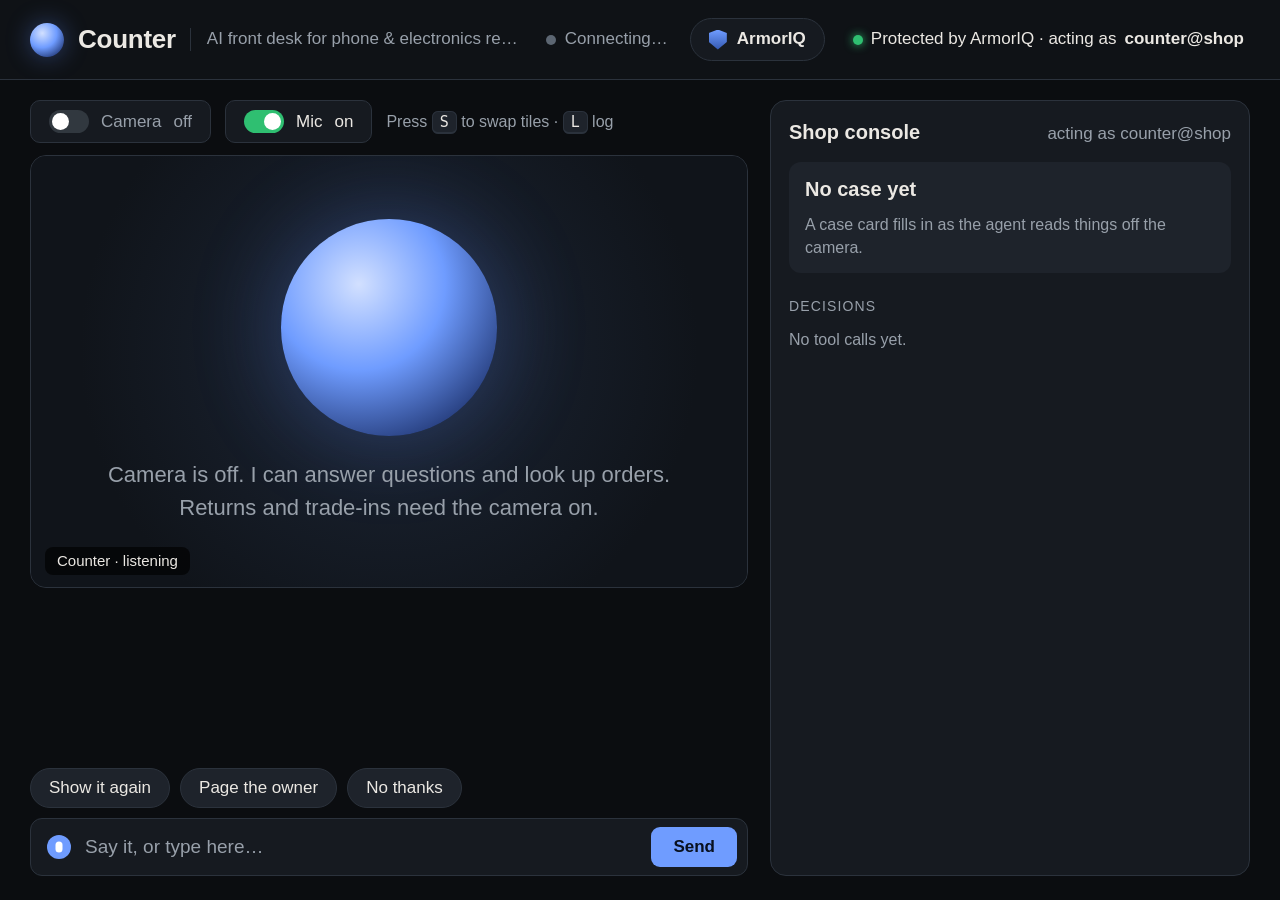
<file: web/index.html>
<!doctype html>
<html lang="en">
<head>
<meta charset="utf-8">
<title>Counter · call</title>
<meta name="viewport" content="width=device-width, initial-scale=1">
<link rel="stylesheet" href="style.css">
</head>
<body class="call-page">

<header class="topbar">
  <div class="brand">
    <span class="brand-orb"></span>
    <span class="brand-name">Counter</span>
    <span class="brand-sub">AI front desk for phone &amp; electronics repair</span>
  </div>
  <div class="topbar-right">
    <span class="status" id="connState"><i class="dot"></i><span id="connText">Connecting…</span></span>
    <span class="badge-armoriq"><i class="shield"></i><b>ArmorIQ</b></span>
    <span class="badge-armoriq" style="border:0;background:transparent;padding:0 6px">
      <span class="status live" style="gap:8px"><i class="dot"></i>
      Protected by ArmorIQ · acting as <b id="whoLabel" style="font-weight:600">counter@shop</b></span>
    </span>
  </div>
</header>

<main class="call">
  <section class="stage">
    <div class="controls">
      <button class="ctl" id="camBtn" title="Camera (C)"><i class="sw"></i>Camera <span id="camState">off</span></button>
      <button class="ctl on" id="micBtn" title="Mic (M)"><i class="sw"></i>Mic <span id="micState">on</span></button>
      <span class="hint">Press <kbd>S</kbd> to swap tiles · <kbd>L</kbd> log</span>
      <span class="mock-tag" id="mockTag" hidden>mock replay</span>
      <span class="hint" id="beatTag" hidden></span>
    </div>

    <div class="big cam-off" id="big">
      <div class="tile tile-camera" id="camTile">
        <video id="camVideo" autoplay playsinline muted></video>
        <canvas id="mockCanvas" width="1280" height="720" hidden></canvas>
        <span class="tile-label" id="camLabel">You</span>
      </div>
      <div class="tile tile-agent" id="agentTile">
        <div class="agent-inner">
          <div class="orb"></div>
          <div class="cam-note" id="camNote">Camera is off. I can answer questions and look up orders.
            Returns and trade-ins need the camera on.</div>
        </div>
        <span class="tile-label" id="agentLabel">Counter · listening</span>
      </div>
      <div class="prompt" id="stagePrompt" hidden></div>
      <div class="guide"></div>
      <div class="snap" id="snapThumb" hidden><img id="snapImg" alt="captured still"><span>captured</span></div>
      <div class="waiting" id="waitCard" hidden><span class="dot"></span><span id="waitText"></span></div>
    </div>

    <div class="talk">
      <div class="transcript" id="transcript"></div>
      <div class="chips" id="chips">
        <button data-say="Show me again, please.">Show it again</button>
        <button data-say="Can you page the owner, please?">Page the owner</button>
        <button data-say="No thanks, that's all.">No thanks</button>
      </div>
      <form class="textbar" id="textForm">
        <i class="mic" id="micDot"></i>
        <input id="textInput" autocomplete="off" spellcheck="false" placeholder="Say it, or type here…">
        <button class="send" type="submit">Send</button>
      </form>
    </div>
  </section>

  <aside class="console">
    <div class="chead"><b>Shop console</b><span id="consoleWho">acting as counter@shop</span></div>
    <div class="case" id="caseCard">
      <h3>No case yet</h3>
      <div class="empty">A case card fills in as the agent reads things off the camera.</div>
    </div>
    <div class="rail" id="rail">
      <div class="rhead"><span>Decisions</span><span id="railTotal"></span></div>
      <div class="empty" id="railEmpty">No tool calls yet.</div>
    </div>
  </aside>
</main>

<div class="log" id="logPanel" hidden>
  <div class="lhead"><span>page log</span><button id="logClear" type="button">clear</button></div>
  <div class="lbody" id="logBody"></div>
</div>

<div class="login" id="ownerLogin" hidden>
  <h1>Owner session</h1>
  <p>This call runs as the owner identity. Enter the console password.</p>
  <input id="ownerPw" type="password" placeholder="Password" autocomplete="current-password">
  <button id="ownerGo" type="button">Start owner call</button>
  <div class="err" id="ownerErr"></div>
</div>

<script type="module" src="app.js"></script>
</body>
</html>
</file>
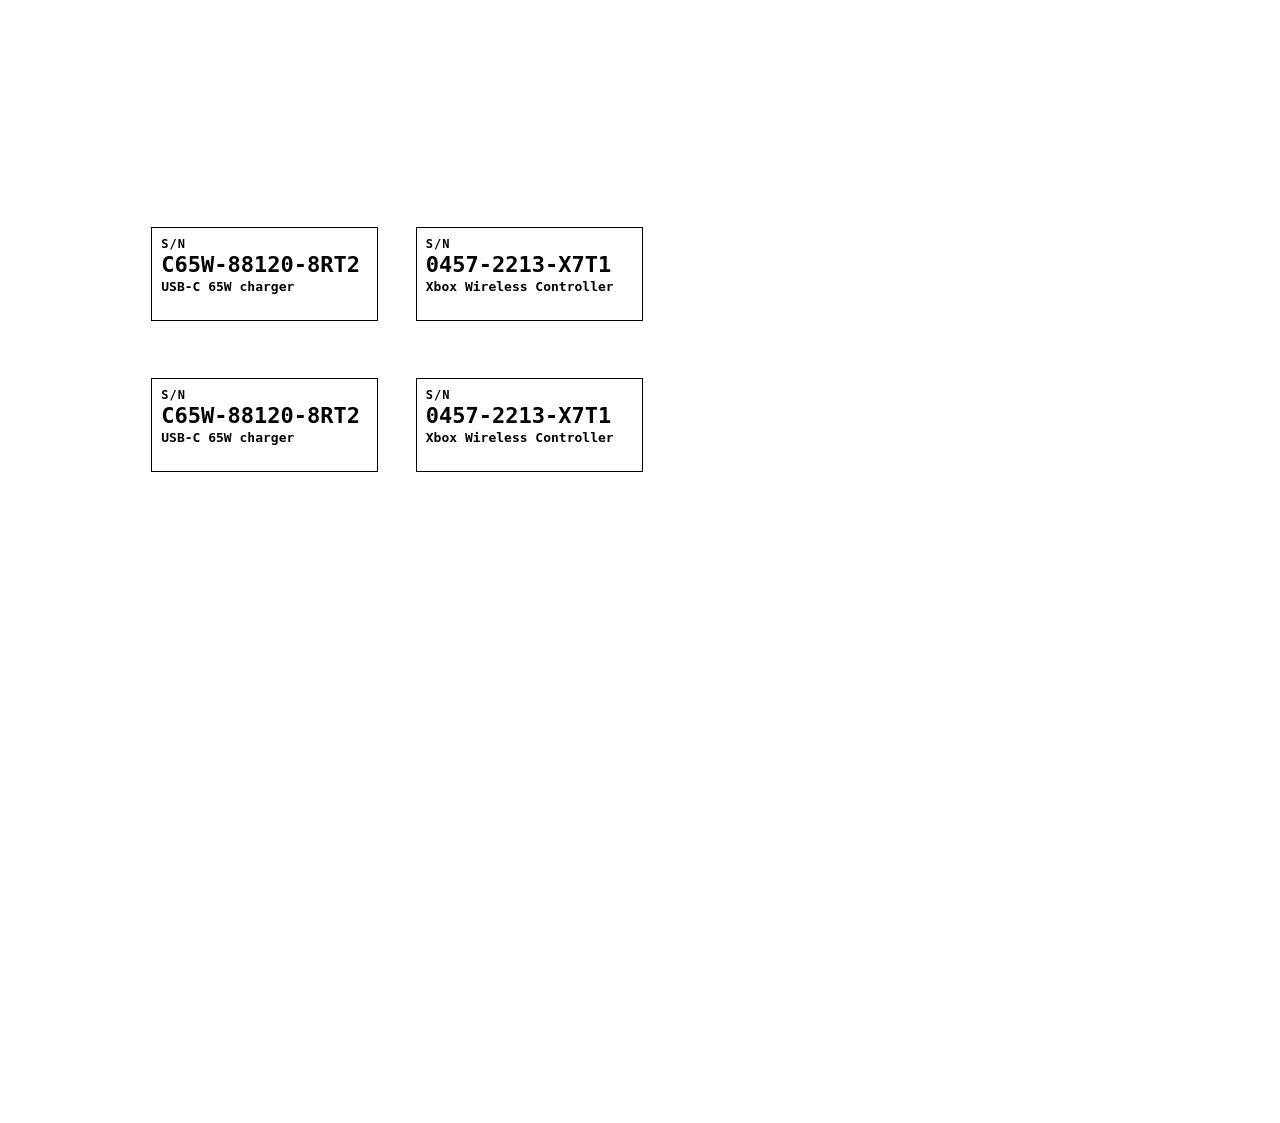
<file: props/labels.html>
<!doctype html>
<html lang="en">
<head>
<meta charset="utf-8">
<title>Counter prop labels</title>
<style>
  @page { size: A4 portrait; margin: 0; }
  * { box-sizing: border-box; }
  html, body { margin: 0; padding: 0; background: #fff; }
  .sheet { position: relative; width: 210mm; height: 297mm; background: #fff; }
  .label {
    position: absolute;
    width: 60mm;
    height: 25mm;
    padding: 2.5mm 2.4mm;
    background: #fff;
    color: #000;
    border: 0.5mm solid #000;
    overflow: hidden;
    font-family: "DejaVu Sans Mono", "Liberation Mono", "Courier New", monospace;
  }
  .sn { font-size: 12px; font-weight: 700; letter-spacing: 1px; }
  .serial { font-size: 22px; font-weight: 700; line-height: 1.15; margin-top: 1px; white-space: nowrap; }
  .item { font-size: 13px; font-weight: 700; margin-top: 1px; }
  /* two columns, two rows; column N is spinner + its spare */
  #lbl-charger          { left: 40mm; top: 60mm; }
  #lbl-controller       { left: 110mm; top: 60mm; }
  #lbl-charger-spare    { left: 40mm; top: 100mm; }
  #lbl-controller-spare { left: 110mm; top: 100mm; }
</style>
</head>
<body>
<div class="sheet">

  <div class="label" id="lbl-charger">
    <div class="sn">S/N</div>
    <div class="serial">C65W-88120-8RT2</div>
    <div class="item">USB-C 65W charger</div>
  </div>

  <div class="label" id="lbl-controller">
    <div class="sn">S/N</div>
    <div class="serial">0457-2213-X7T1</div>
    <div class="item">Xbox Wireless Controller</div>
  </div>

  <div class="label" id="lbl-charger-spare">
    <div class="sn">S/N</div>
    <div class="serial">C65W-88120-8RT2</div>
    <div class="item">USB-C 65W charger</div>
  </div>

  <div class="label" id="lbl-controller-spare">
    <div class="sn">S/N</div>
    <div class="serial">0457-2213-X7T1</div>
    <div class="item">Xbox Wireless Controller</div>
  </div>

</div>
</body>
</html>
</file>
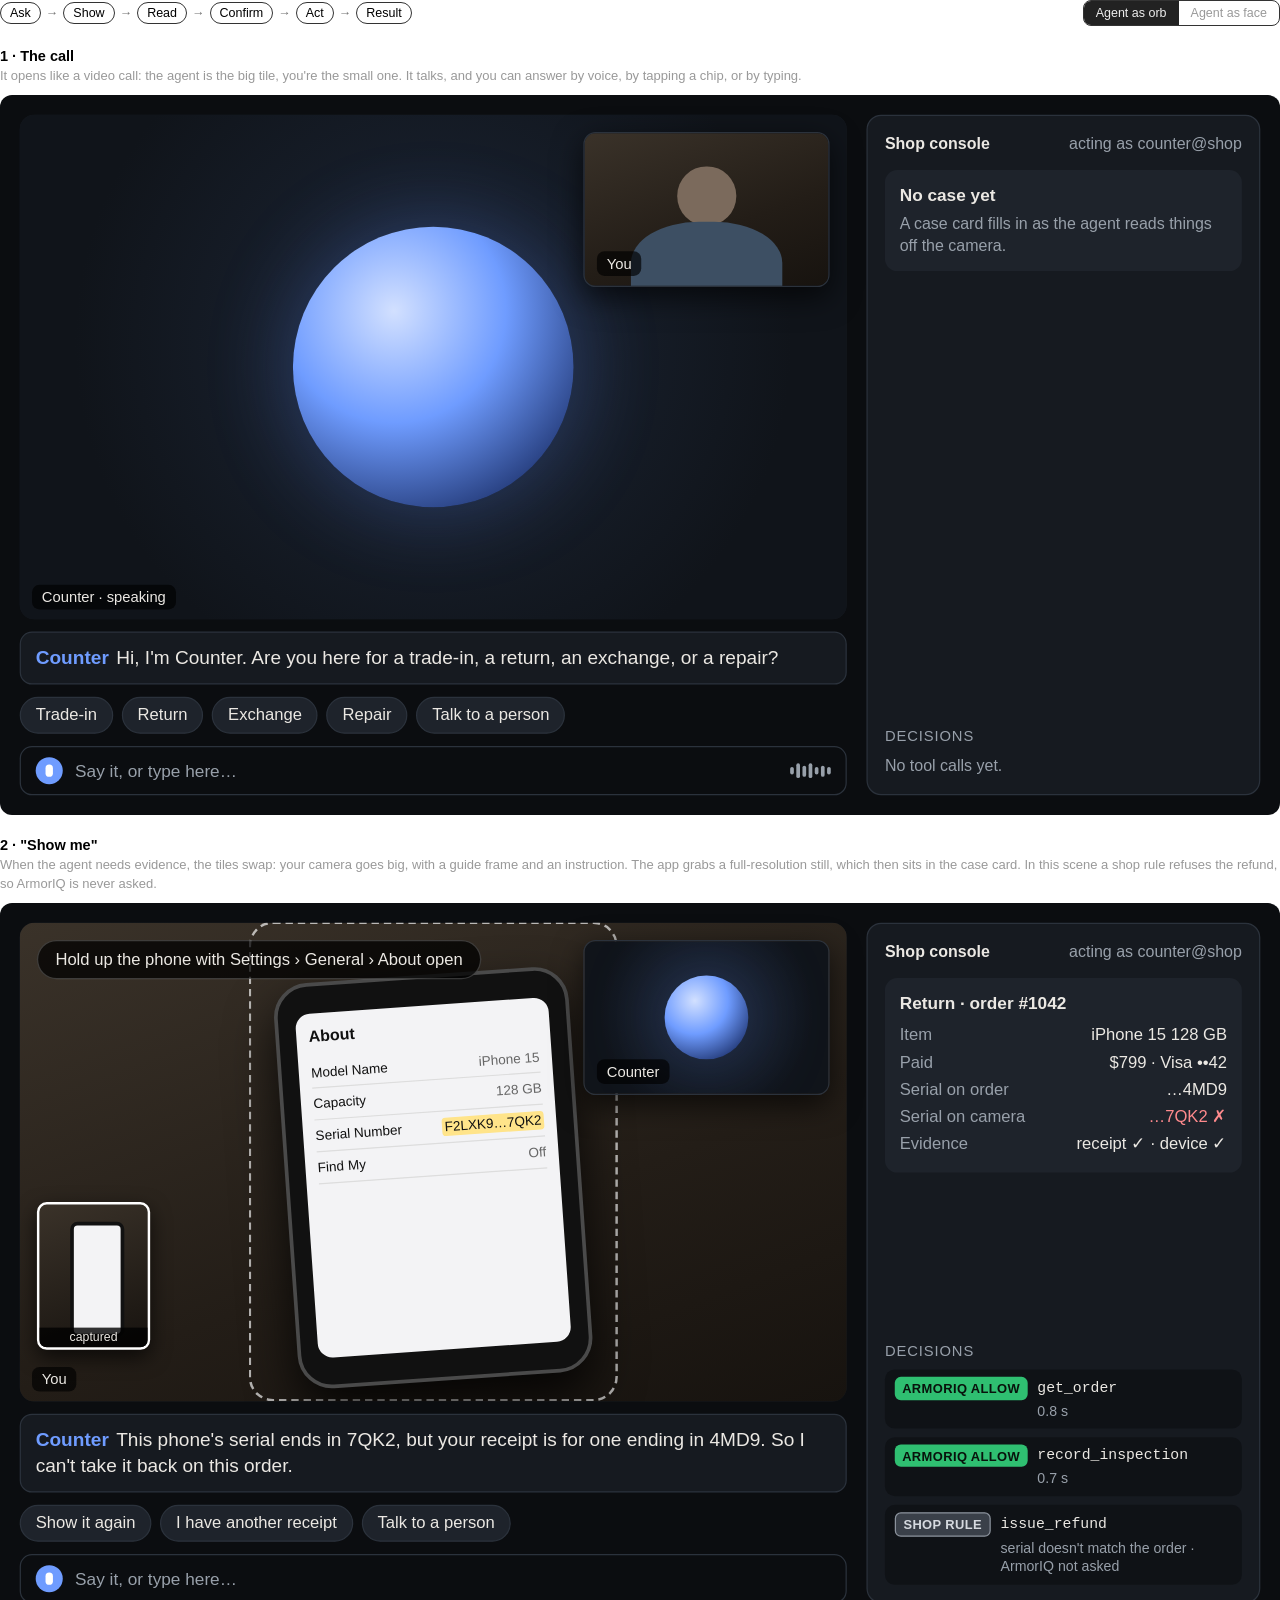
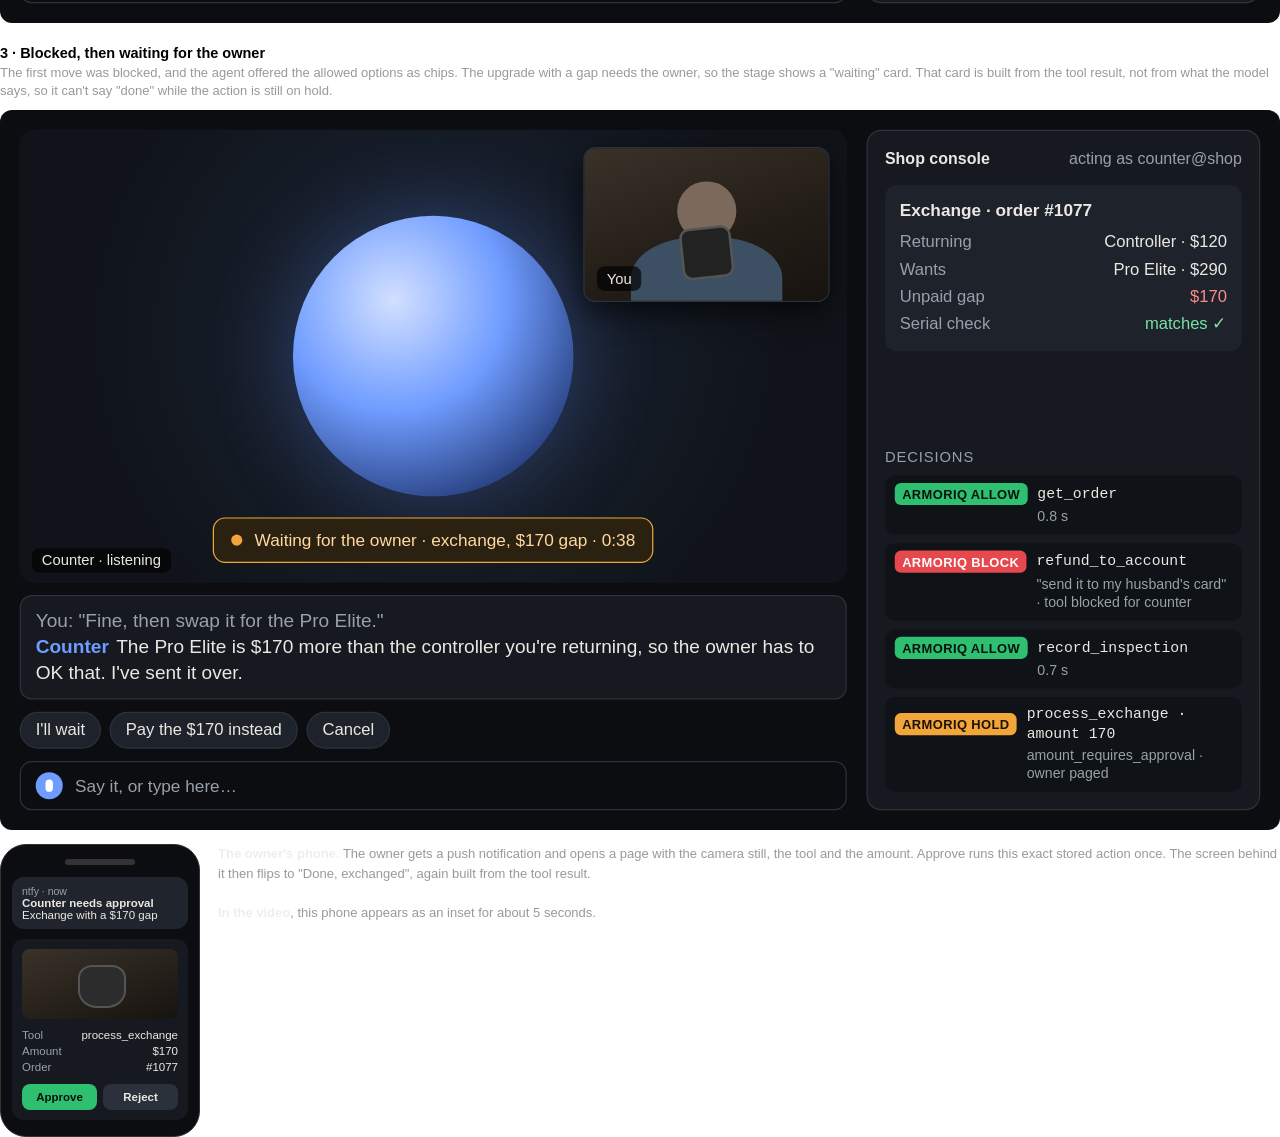
<file: reference/interface-sketch.html>
<!doctype html>
<html><head><meta charset="utf-8"><title>Counter: interface sketch</title>
<style>
:root{--s-bg:#0b0d10;--s-panel:#161a20;--s-panel2:#1e232b;--s-line:#2b323c;--s-text:#ebe8e3;--s-mute:#98a0aa;--allow:#2fbf71;--hold:#f0a63a;--block:#e5484d;--rule:#8b929c;--blue:#6f9cff}
*{box-sizing:border-box}
body{margin:0;font-family:var(--font-sans,-apple-system,BlinkMacSystemFont,"Segoe UI",sans-serif)}
.wrap{display:flex;flex-direction:column;gap:22px}
.top{display:flex;flex-wrap:wrap;gap:10px 18px;align-items:center;justify-content:space-between}
.loop{display:flex;gap:5px;align-items:center;flex-wrap:wrap;font-size:12.5px}
.loop span{border:1px solid var(--border,#333);padding:3px 9px;border-radius:999px}
.loop i{opacity:.55;font-style:normal}
.toggle{display:inline-flex;border:1px solid var(--border,#333);border-radius:8px;overflow:hidden;font-size:12.5px}
.toggle button{background:transparent;color:var(--muted-foreground,#999);border:0;padding:5px 12px;font:inherit;cursor:pointer}
.toggle button.on{background:var(--secondary,#222);color:var(--foreground,#eee)}
.scene h2{font-size:14.5px;margin:0 0 3px}
.scene p{margin:0 0 9px;font-size:13px;color:var(--muted-foreground,#999);line-height:1.45}
.fit{position:relative;width:100%;overflow:hidden;border-radius:var(--radius,12px)}
.screen{position:absolute;left:0;top:0;transform-origin:0 0;width:1040px;height:585px;background:var(--s-bg);color:var(--s-text);display:grid;grid-template-columns:1fr 320px;font-size:15px;line-height:1.35;padding:16px;gap:16px}
.stage{position:relative;display:flex;flex-direction:column;gap:10px;min-width:0}
.big{position:relative;flex:1;border-radius:12px;overflow:hidden;background:var(--s-panel)}
.pip{position:absolute;right:14px;top:14px;width:200px;height:126px;border-radius:10px;overflow:hidden;border:1px solid var(--s-line);box-shadow:0 8px 24px #000a;z-index:3}
.label{position:absolute;left:10px;bottom:8px;font-size:12px;background:#000a;padding:2px 8px;border-radius:6px;z-index:2}
/* agent tile */
.agent{position:absolute;inset:0;display:grid;place-items:center;background:radial-gradient(circle at 50% 45%,#1c2637,#10141a 72%)}
.orb{width:34%;aspect-ratio:1;border-radius:50%;background:radial-gradient(circle at 36% 30%,#d2e0ff,#6f9cff 42%,#2b4486 78%);box-shadow:0 0 70px #5a85ee55;animation:talk .8s ease-in-out infinite}
.orb::after{content:"";position:absolute}
.quiet .orb{animation:breathe 3.2s ease-in-out infinite}
@keyframes talk{0%,100%{transform:scale(1)}25%{transform:scale(1.07)}55%{transform:scale(.96)}80%{transform:scale(1.04)}}
@keyframes breathe{0%,100%{transform:scale(.97);opacity:.85}50%{transform:scale(1.02);opacity:1}}
.facesvg{width:40%;display:none}
.face .facesvg{display:block}.face .orb{display:none}
.mouth{transform-box:fill-box;transform-origin:center;animation:mouth .32s ease-in-out infinite alternate}
.quiet .mouth{animation:none;transform:scaleY(.35)}
@keyframes mouth{from{transform:scaleY(.3)}to{transform:scaleY(1)}}
.eyes{transform-box:fill-box;transform-origin:center;animation:blink 4s infinite}
@keyframes blink{0%,94%,100%{transform:scaleY(1)}96%{transform:scaleY(.1)}}
/* camera placeholders */
.cam{position:absolute;inset:0;background:linear-gradient(160deg,#3a3229,#231d17 60%,#17130f)}
.person .head{position:absolute;left:50%;top:22%;width:24%;aspect-ratio:1;transform:translateX(-50%);border-radius:50%;background:#7b6a5c}
.person .body{position:absolute;left:50%;top:58%;width:62%;height:60%;transform:translateX(-50%);border-radius:45% 45% 0 0;background:#3d4f63}
.held{position:absolute;left:50%;top:52%;width:21%;height:34%;transform:translate(-50%,0) rotate(-6deg);border-radius:8px;background:#222;border:2px solid #555}
.phonecam{position:absolute;left:50%;top:50%;width:240px;height:330px;transform:translate(-50%,-46%) rotate(-4deg);border-radius:28px;background:#111;border:3px solid #4a4a4a;padding:22px 14px;box-shadow:0 20px 40px #000c}
.phonecam .scr{background:#f3f3f5;color:#111;border-radius:12px;height:100%;padding:10px;font-size:11px}
.phonecam .scr b{display:block;font-size:13px;margin-bottom:8px}
.phonecam .r{display:flex;justify-content:space-between;border-bottom:1px solid #ddd;padding:5px 0}
.phonecam .r span:last-child{color:#666}
.hl{background:#ffe48a;color:#111!important;border-radius:3px;padding:0 2px}
.guide{position:absolute;left:50%;top:50%;width:300px;height:390px;transform:translate(-50%,-50%);border:2px dashed #ffffffaa;border-radius:20px}
.prompt{position:absolute;left:14px;top:14px;background:#000b;border:1px solid #fff3;padding:6px 14px;border-radius:999px;font-size:13.5px;white-space:nowrap;z-index:2}
.snap{position:absolute;left:14px;bottom:42px;width:92px;height:120px;border-radius:8px;border:2px solid #fff;background:linear-gradient(160deg,#3a3229,#17130f);overflow:hidden;box-shadow:0 6px 16px #000a}
.snap::before{content:"";position:absolute;left:28%;top:12%;width:44%;height:76%;background:#f3f3f5;border-radius:6px;border:3px solid #111}
.snap span{position:absolute;bottom:0;left:0;right:0;background:#000c;font-size:10px;text-align:center;padding:1px}
/* captions + inputs */
.caption{background:var(--s-panel);border:1px solid var(--s-line);border-radius:10px;padding:10px 12px;font-size:15.5px}
.caption b{color:var(--blue);margin-right:6px}
.caption .you{color:var(--s-mute)}
.chips{display:flex;gap:7px;flex-wrap:wrap}
.chips span{border:1px solid var(--s-line);background:var(--s-panel2);border-radius:999px;padding:5px 12px;font-size:13.5px}
.input{display:flex;align-items:center;gap:10px;border:1px solid var(--s-line);border-radius:10px;padding:8px 12px;color:var(--s-mute);font-size:14px}
.mic{width:22px;height:22px;border-radius:50%;background:var(--blue);display:grid;place-items:center;flex:none}
.mic::after{content:"";width:6px;height:10px;border-radius:3px;background:#fff}
.wave{margin-left:auto;display:flex;gap:2px;align-items:center}
.wave i{width:3px;background:var(--s-mute);border-radius:2px;height:6px}
.wave i:nth-child(2n){height:12px}.wave i:nth-child(3n){height:9px}
.waiting{position:absolute;left:50%;bottom:16px;transform:translateX(-50%);background:#2a2110;border:1px solid var(--hold);color:#ffd9a0;border-radius:10px;padding:8px 14px;font-size:14px;display:flex;gap:10px;align-items:center;z-index:2;white-space:nowrap}
.dot{width:9px;height:9px;border-radius:50%;background:var(--hold);animation:breathe 1.2s infinite}
/* console */
.console{background:var(--s-panel);border:1px solid var(--s-line);border-radius:12px;padding:14px;display:flex;flex-direction:column;gap:12px;min-width:0}
.chead{font-size:13px;color:var(--s-mute);display:flex;justify-content:space-between}
.chead b{color:var(--s-text)}
.case{background:var(--s-panel2);border-radius:10px;padding:11px 12px;font-size:13.5px}
.case h3{margin:0 0 6px;font-size:14px}
.kv{display:flex;justify-content:space-between;gap:8px;padding:2px 0}
.kv span:first-child{color:var(--s-mute)}
.bad{color:#ff8a8d}.ok{color:#7be0a6}
.empty{color:var(--s-mute);font-size:13px}
.rail{display:flex;flex-direction:column;gap:7px;margin-top:auto}
.rail h4{margin:0;font-size:12px;color:var(--s-mute);font-weight:500;text-transform:uppercase;letter-spacing:.06em}
.ev{display:grid;grid-template-columns:auto 1fr;gap:2px 8px;align-items:center;font-size:12.5px;background:#0f1216;border-radius:8px;padding:6px 8px}
.ev code{font-family:var(--font-mono,ui-monospace,Menlo,monospace);font-size:12px}
.ev small{grid-column:2;color:var(--s-mute);font-size:11.5px}
.chip{font-size:10.5px;font-weight:700;letter-spacing:.03em;padding:2px 6px;border-radius:5px;color:#08130c;white-space:nowrap}
.allow{background:var(--allow)}.hold{background:var(--hold);color:#1d1203}.block{background:var(--block);color:#fff}.rule{background:#3a4049;color:#d6dae0;border:1px solid var(--rule)}
/* owner phone */
.ownerrow{display:flex;gap:18px;align-items:flex-start;margin-top:14px;flex-wrap:wrap}
.phone{width:200px;flex:none;background:#0b0d10;color:var(--s-text);border:1px solid #333;border-radius:26px;padding:14px 11px 16px;font-size:11.5px}
.notch{width:70px;height:6px;border-radius:3px;background:#333;margin:0 auto 12px}
.ntf{background:#20252d;border-radius:12px;padding:8px 10px;margin-bottom:10px}
.ntf small{color:var(--s-mute);display:block;font-size:10.5px}
.appr{background:#161a20;border-radius:12px;padding:10px}
.appr .frame{height:70px;border-radius:8px;background:linear-gradient(160deg,#3a3229,#17130f);position:relative;margin-bottom:8px;overflow:hidden}
.appr .frame::before{content:"";position:absolute;left:36%;top:22%;width:28%;height:56%;background:#2c2c2c;border-radius:30% 30% 40% 40%;border:2px solid #555}
.btns{display:flex;gap:6px;margin-top:9px}
.btns span{flex:1;text-align:center;padding:7px;border-radius:8px;font-weight:600}
.ap{background:var(--allow);color:#06120a}.rj{background:#2b313a}
.side{flex:1;min-width:240px;font-size:13px;line-height:1.5;color:var(--muted-foreground,#999)}
.side b{color:var(--foreground,#eee)}
</style></head>
<body>
<div class="wrap">
  <div class="top">
    <div class="loop"><span>Ask</span><i>→</i><span>Show</span><i>→</i><span>Read</span><i>→</i><span>Confirm</span><i>→</i><span>Act</span><i>→</i><span>Result</span></div>
    <div class="toggle"><button class="on" data-m="orb">Agent as orb</button><button data-m="face">Agent as face</button></div>
  </div>

  <div class="scene">
    <h2>1 · The call</h2>
    <p>It opens like a video call: the agent is the big tile, you're the small one. It talks, and you can answer by voice, by tapping a chip, or by typing.</p>
    <div class="fit"><div class="screen">
      <div class="stage">
        <div class="big"><div class="agent"><div class="orb"></div>
          <svg class="facesvg" viewBox="0 0 200 200"><circle cx="100" cy="100" r="80" fill="#2c3649"/><g class="eyes"><ellipse cx="72" cy="88" rx="8" ry="11" fill="#ebe8e3"/><ellipse cx="128" cy="88" rx="8" ry="11" fill="#ebe8e3"/></g><ellipse class="mouth" cx="100" cy="136" rx="22" ry="10" fill="#ebe8e3"/></svg>
        </div><span class="label">Counter · speaking</span></div>
        <div class="pip"><div class="cam person"><div class="head"></div><div class="body"></div></div><span class="label">You</span></div>
        <div class="caption"><b>Counter</b>Hi, I'm Counter. Are you here for a trade-in, a return, an exchange, or a repair?</div>
        <div class="chips"><span>Trade-in</span><span>Return</span><span>Exchange</span><span>Repair</span><span>Talk to a person</span></div>
        <div class="input"><div class="mic"></div>Say it, or type here…<div class="wave"><i></i><i></i><i></i><i></i><i></i><i></i><i></i></div></div>
      </div>
      <aside class="console">
        <div class="chead"><b>Shop console</b><span>acting as counter@shop</span></div>
        <div class="case"><h3>No case yet</h3><div class="empty">A case card fills in as the agent reads things off the camera.</div></div>
        <div class="rail"><h4>Decisions</h4><div class="empty">No tool calls yet.</div></div>
      </aside>
    </div></div>
  </div>

  <div class="scene">
    <h2>2 · "Show me"</h2>
    <p>When the agent needs evidence, the tiles swap: your camera goes big, with a guide frame and an instruction. The app grabs a full-resolution still, which then sits in the case card. In this scene a shop rule refuses the refund, so ArmorIQ is never asked.</p>
    <div class="fit"><div class="screen">
      <div class="stage">
        <div class="big"><div class="cam"></div>
          <div class="prompt">Hold up the phone with Settings › General › About open</div>
          <div class="guide"></div>
          <div class="phonecam"><div class="scr"><b>About</b>
            <div class="r"><span>Model Name</span><span>iPhone 15</span></div>
            <div class="r"><span>Capacity</span><span>128 GB</span></div>
            <div class="r"><span>Serial Number</span><span class="hl">F2LXK9…7QK2</span></div>
            <div class="r"><span>Find My</span><span>Off</span></div></div></div>
          <div class="snap"><span>captured</span></div>
          <span class="label">You</span></div>
        <div class="pip"><div class="agent"><div class="orb"></div>
          <svg class="facesvg" viewBox="0 0 200 200"><circle cx="100" cy="100" r="80" fill="#2c3649"/><g class="eyes"><ellipse cx="72" cy="88" rx="8" ry="11" fill="#ebe8e3"/><ellipse cx="128" cy="88" rx="8" ry="11" fill="#ebe8e3"/></g><ellipse class="mouth" cx="100" cy="136" rx="22" ry="10" fill="#ebe8e3"/></svg>
        </div><span class="label">Counter</span></div>
        <div class="caption"><b>Counter</b>This phone's serial ends in 7QK2, but your receipt is for one ending in 4MD9. So I can't take it back on this order.</div>
        <div class="chips"><span>Show it again</span><span>I have another receipt</span><span>Talk to a person</span></div>
        <div class="input"><div class="mic"></div>Say it, or type here…</div>
      </div>
      <aside class="console">
        <div class="chead"><b>Shop console</b><span>acting as counter@shop</span></div>
        <div class="case"><h3>Return · order #1042</h3>
          <div class="kv"><span>Item</span><span>iPhone 15 128 GB</span></div>
          <div class="kv"><span>Paid</span><span>$799 · Visa ••42</span></div>
          <div class="kv"><span>Serial on order</span><span>…4MD9</span></div>
          <div class="kv"><span>Serial on camera</span><span class="bad">…7QK2 ✗</span></div>
          <div class="kv"><span>Evidence</span><span>receipt ✓ · device ✓</span></div></div>
        <div class="rail"><h4>Decisions</h4>
          <div class="ev"><span class="chip allow">ARMORIQ ALLOW</span><code>get_order</code><small>0.8 s</small></div>
          <div class="ev"><span class="chip allow">ARMORIQ ALLOW</span><code>record_inspection</code><small>0.7 s</small></div>
          <div class="ev"><span class="chip rule">SHOP RULE</span><code>issue_refund</code><small>serial doesn't match the order · ArmorIQ not asked</small></div>
        </div>
      </aside>
    </div></div>
  </div>

  <div class="scene">
    <h2>3 · Blocked, then waiting for the owner</h2>
    <p>The first move was blocked, and the agent offered the allowed options as chips. The upgrade with a gap needs the owner, so the stage shows a "waiting" card. That card is built from the tool result, not from what the model says, so it can't say "done" while the action is still on hold.</p>
    <div class="fit"><div class="screen quiet">
      <div class="stage">
        <div class="big"><div class="agent"><div class="orb"></div>
          <svg class="facesvg" viewBox="0 0 200 200"><circle cx="100" cy="100" r="80" fill="#2c3649"/><g class="eyes"><ellipse cx="72" cy="88" rx="8" ry="11" fill="#ebe8e3"/><ellipse cx="128" cy="88" rx="8" ry="11" fill="#ebe8e3"/></g><ellipse class="mouth" cx="100" cy="136" rx="22" ry="10" fill="#ebe8e3"/></svg>
        </div>
          <div class="waiting"><span class="dot"></span>Waiting for the owner · exchange, $170 gap · 0:38</div>
          <span class="label">Counter · listening</span></div>
        <div class="pip"><div class="cam person"><div class="head"></div><div class="body"></div><div class="held"></div></div><span class="label">You</span></div>
        <div class="caption"><span class="you">You: "Fine, then swap it for the Pro Elite."</span><br><b>Counter</b>The Pro Elite is $170 more than the controller you're returning, so the owner has to OK that. I've sent it over.</div>
        <div class="chips"><span>I'll wait</span><span>Pay the $170 instead</span><span>Cancel</span></div>
        <div class="input"><div class="mic"></div>Say it, or type here…</div>
      </div>
      <aside class="console">
        <div class="chead"><b>Shop console</b><span>acting as counter@shop</span></div>
        <div class="case"><h3>Exchange · order #1077</h3>
          <div class="kv"><span>Returning</span><span>Controller · $120</span></div>
          <div class="kv"><span>Wants</span><span>Pro Elite · $290</span></div>
          <div class="kv"><span>Unpaid gap</span><span class="bad">$170</span></div>
          <div class="kv"><span>Serial check</span><span class="ok">matches ✓</span></div></div>
        <div class="rail"><h4>Decisions</h4>
          <div class="ev"><span class="chip allow">ARMORIQ ALLOW</span><code>get_order</code><small>0.8 s</small></div>
          <div class="ev"><span class="chip block">ARMORIQ BLOCK</span><code>refund_to_account</code><small>"send it to my husband's card" · tool blocked for counter</small></div>
          <div class="ev"><span class="chip allow">ARMORIQ ALLOW</span><code>record_inspection</code><small>0.7 s</small></div>
          <div class="ev"><span class="chip hold">ARMORIQ HOLD</span><code>process_exchange · amount 170</code><small>amount_requires_approval · owner paged</small></div>
        </div>
      </aside>
    </div></div>
    <div class="ownerrow">
      <div class="phone"><div class="notch"></div>
        <div class="ntf"><small>ntfy · now</small><b>Counter needs approval</b><br>Exchange with a $170 gap</div>
        <div class="appr"><div class="frame"></div>
          <div class="kv"><span>Tool</span><span>process_exchange</span></div>
          <div class="kv"><span>Amount</span><span>$170</span></div>
          <div class="kv"><span>Order</span><span>#1077</span></div>
          <div class="btns"><span class="ap">Approve</span><span class="rj">Reject</span></div></div>
      </div>
      <div class="side"><b>The owner's phone.</b> The owner gets a push notification and opens a page with the camera still, the tool and the amount. Approve runs this exact stored action once. The screen behind it then flips to "Done, exchanged", again built from the tool result.<br><br><b>In the video</b>, this phone appears as an inset for about 5 seconds.</div>
    </div>
  </div>
</div>
<script>
function fit(){document.querySelectorAll('.fit').forEach(w=>{const s=w.clientWidth/1040;w.firstElementChild.style.transform='scale('+s+')';w.style.height=(585*s)+'px'})}
addEventListener('resize',fit);fit();
document.querySelectorAll('.toggle button').forEach(b=>b.onclick=()=>{document.querySelectorAll('.toggle button').forEach(x=>x.classList.toggle('on',x===b));document.body.classList.toggle('face',b.dataset.m==='face')});
</script>
</body></html>
</file>
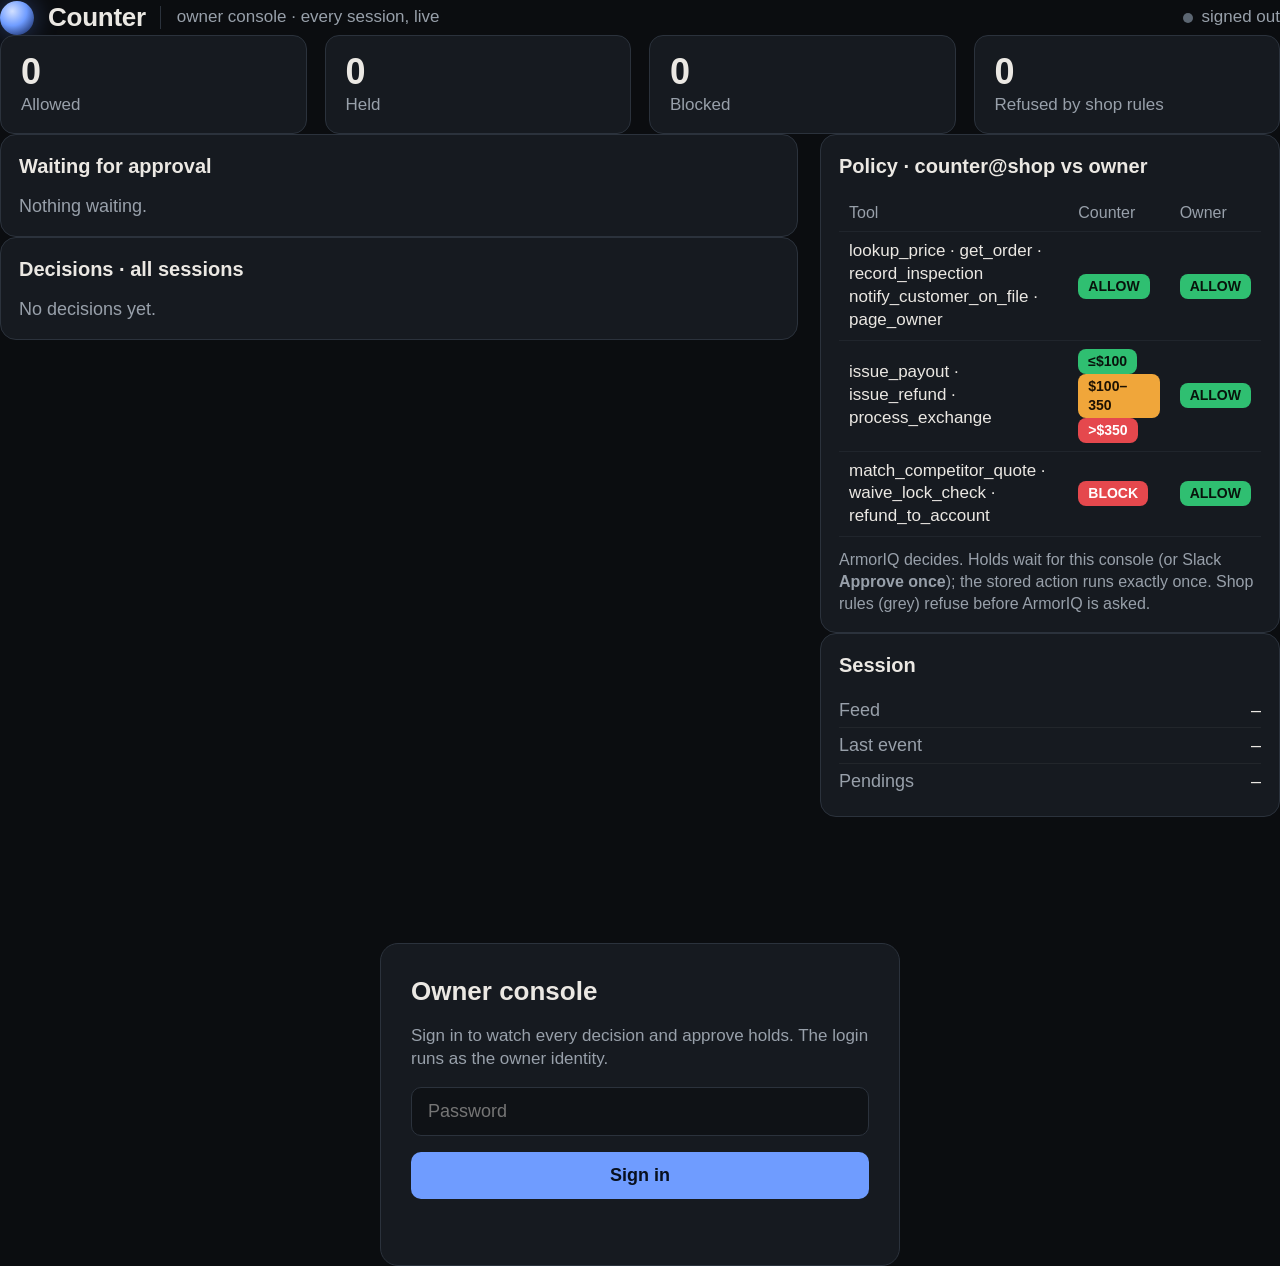
<file: web/owner.html>
<!doctype html>
<html lang="en">
<head>
<meta charset="utf-8">
<title>Counter · owner console</title>
<meta name="viewport" content="width=device-width, initial-scale=1">
<link rel="stylesheet" href="style.css">
</head>
<body class="owner-page">

<header class="owner-head">
  <div class="brand">
    <span class="brand-orb"></span>
    <span class="brand-name">Counter</span>
    <span class="brand-sub">owner console · every session, live</span>
  </div>
  <div class="actions">
    <span class="status" id="feedState"><i class="dot"></i><span id="feedText">signed out</span></span>
    <button class="btn" id="resetBtn" hidden>Reset demo</button>
    <button class="btn" id="logoutBtn" hidden>Log out</button>
  </div>
</header>

<section class="stats">
  <div class="stat"><b id="stAllow">0</b><span>Allowed</span></div>
  <div class="stat"><b id="stHold">0</b><span>Held</span></div>
  <div class="stat"><b id="stBlock">0</b><span>Blocked</span></div>
  <div class="stat"><b id="stRefused">0</b><span>Refused by shop rules</span></div>
</section>

<section class="cols">
  <div>
    <div class="panel">
      <h2>Waiting for approval <span id="pendCount"></span></h2>
      <div id="pendList"><div class="empty" style="color:var(--mute)">Nothing waiting.</div></div>
    </div>
    <div class="panel">
      <h2>Decisions · all sessions <span id="decCount"></span></h2>
      <div class="dlist" id="decList">
        <div class="empty" style="color:var(--mute)">No decisions yet.</div>
      </div>
    </div>
  </div>
  <div>
    <div class="panel">
      <h2>Policy · counter@shop vs owner</h2>
      <table class="policy">
        <tr><th>Tool</th><th>Counter</th><th>Owner</th></tr>
        <tr><td>lookup_price · get_order · record_inspection<br>notify_customer_on_file · page_owner</td>
            <td><span class="pill allow">ALLOW</span></td><td><span class="pill allow">ALLOW</span></td></tr>
        <tr><td>issue_payout · issue_refund · process_exchange</td>
            <td><span class="pill allow">≤$100</span> <span class="pill hold">$100–350</span>
                <span class="pill block">&gt;$350</span></td>
            <td><span class="pill allow">ALLOW</span></td></tr>
        <tr><td>match_competitor_quote · waive_lock_check · refund_to_account</td>
            <td><span class="pill block">BLOCK</span></td><td><span class="pill allow">ALLOW</span></td></tr>
      </table>
      <p style="font-size:16px;color:var(--mute);margin:12px 0 0">
        ArmorIQ decides. Holds wait for this console (or Slack <b>Approve once</b>); the stored
        action runs exactly once. Shop rules (grey) refuse before ArmorIQ is asked.</p>
    </div>
    <div class="panel">
      <h2>Session</h2>
      <div class="kv"><span>Feed</span><span id="sessFeed">–</span></div>
      <div class="kv"><span>Last event</span><span id="sessLast">–</span></div>
      <div class="kv"><span>Pendings</span><span id="sessPend">–</span></div>
    </div>
  </div>
</section>

<div class="login" id="login">
  <h1>Owner console</h1>
  <p>Sign in to watch every decision and approve holds. The login runs as the owner identity.</p>
  <input id="pw" type="password" placeholder="Password" autocomplete="current-password">
  <button id="go">Sign in</button>
  <div class="err" id="loginErr"></div>
</div>

<script type="module">
const $ = (id) => document.getElementById(id);
const state = {token: sessionStorage.getItem("counter_owner_token") || "", decisions: [], pendings: {},
  stats: {allow: 0, hold: 0, block: 0, refused: 0}, es: null};

const money = (a) => (a === null || a === undefined || a === "") ? "" :
  "$" + (Number(a) % 1 === 0 ? String(Number(a)) : Number(a).toFixed(2));
const time = (ts) => ts ? new Date(ts).toLocaleTimeString([], {hour12: false}) : "";
const esc = (s) => String(s ?? "").replace(/[&<>"]/g, (c) => ({"&": "&amp;", "<": "&lt;", ">": "&gt;", '"': "&quot;"}[c]));
const who = (role) => role === "owner" ? "owner · Sam" : "counter@shop";

async function api(path, opts = {}) {
  const res = await fetch(path, {...opts, headers: {"Content-Type": "application/json",
    "X-Owner-Token": state.token, ...(opts.headers || {})}});
  if (res.status === 401) { signOut("Session expired. Sign in again."); throw new Error("401"); }
  if (!res.ok && res.status !== 409) throw new Error(`${res.status}`);
  return res.status === 409 ? {conflict: true} : res.json();
}

function setFeed(kind, text) { $("feedState").className = "status" + (kind ? " " + kind : ""); $("feedText").textContent = text; }

function pickOwnerToken(data) {
  for (const k of ["owner_token", "token", "ownerToken", "x_owner_token", "access_token"]) {
    if (data && typeof data[k] === "string" && data[k]) return data[k];
  }
  return "";
}

async function signIn(password) {
  const res = await fetch("api/session", {method: "POST", headers: {"Content-Type": "application/json"},
    body: JSON.stringify({role: "owner", password})});
  if (!res.ok) throw new Error(res.status === 401 ? "Wrong password." : `login failed (${res.status})`);
  const data = await res.json();
  state.token = pickOwnerToken(data);
  if (!state.token) throw new Error("no owner token in the session response");
  sessionStorage.setItem("counter_owner_token", state.token);
  $("login").hidden = true; $("resetBtn").hidden = false; $("logoutBtn").hidden = false;
  $("sessFeed").textContent = data.identity_label || "owner";
  setFeed("live", "live feed");
  openStream();
  await loadPending();
}

function signOut(message) {
  state.es?.close(); state.es = null;
  sessionStorage.removeItem("counter_owner_token");
  state.token = "";
  $("login").hidden = false; $("resetBtn").hidden = true; $("logoutBtn").hidden = true;
  setFeed("", "signed out");
  if (message) $("loginErr").textContent = message;
}

function openStream() {
  const url = `api/events?session_id=*&token=${encodeURIComponent(state.token)}`;
  const es = new EventSource(url);
  state.es = es;
  for (const type of ["decision", "pending", "pending_resolved", "reset", "case"]) {
    es.addEventListener(type, (ev) => { try { onEvent(type, JSON.parse(ev.data)); } catch { /* ignore */ } });
  }
  es.onopen = () => setFeed("live", "live feed");
  es.onerror = () => setFeed("error", "feed reconnecting…");
}

function onEvent(type, data) {
  $("sessLast").textContent = `${type} · ${new Date().toLocaleTimeString([], {hour12: false})}`;
  if (type === "decision") addDecision(data);
  else if (type === "pending") addPending(data);
  else if (type === "pending_resolved") { resolveCard(data); loadPending(); }
  else if (type === "reset") { state.decisions = []; state.pendings = {};
    state.stats = {allow: 0, hold: 0, block: 0, refused: 0}; renderStats(); renderDecisions();
    renderPending(); }
}

function renderStats() {
  $("stAllow").textContent = state.stats.allow;
  $("stHold").textContent = state.stats.hold;
  $("stBlock").textContent = state.stats.block;
  $("stRefused").textContent = state.stats.refused;
}

function chip(d) {
  if (d.layer === "SHOP_RULE") return ['rule', "SHOP RULE"];
  if (d.action === "hold") return ["hold", "ARMORIQ HOLD"];
  if (d.action === "block") return ["block", "ARMORIQ BLOCK"];
  return ["allow", "ARMORIQ ALLOW"];
}

const seen = new Set();
function addDecision(d) {
  if (!d?.id || seen.has(d.id)) return;
  seen.add(d.id);
  state.decisions.push(d);
  const key = d.layer === "SHOP_RULE" ? "refused" : d.action === "allow" ? "allow" : d.action;
  if (key in state.stats) state.stats[key]++;
  renderStats();
  renderDecisions();
}

function renderDecisions() {
  const list = $("decList");
  const items = state.decisions.slice(-60);
  $("decCount").textContent = state.decisions.length ? `${state.decisions.length} total` : "";
  if (!items.length) { list.innerHTML = '<div class="empty" style="color:var(--mute)">No decisions yet.</div>'; return; }
  list.replaceChildren(...items.map(d => {
    const [cls, label] = chip(d);
    const amount = d.args?.amount;
    const div = document.createElement("div");
    div.className = "ev";
    div.innerHTML = `
      <span class="chip ${cls}">${label}</span>
      <div><code>${esc(d.tool)}</code>
        <div style="font-size:15px;color:var(--mute)">${esc(who(d.role))} · ${time(d.ts)} · ${esc(d.reason || "")}</div></div>
      <span class="amt">${amount !== undefined ? money(amount) : ""}</span>
      <span class="ms">${d.ms !== undefined ? (d.ms / 1000).toFixed(1) + " s" : ""}</span>`;
    return div;
  }));
  list.scrollTop = list.scrollHeight;
}

/* ------------------------------------------------------------- pendings */

async function loadPending() {
  if (!state.token) return;
  const data = await api("api/pending");
  const list = Array.isArray(data) ? data : (data.pending || []);   // CONTRACTS says list; the stub wraps it
  state.pendings = {};
  for (const p of list) state.pendings[p.pending_id] = p;
  renderPending();
  $("sessPend").textContent = String(list.filter(p => p.status === "waiting").length);
}

function addPending(p) {
  state.pendings[p.pending_id] = p;
  renderPending();
  loadPending().catch(() => {});
}

function renderPending() {
  const list = $("pendList");
  const items = Object.values(state.pendings).sort((a, b) => (a.created_ts || "").localeCompare(b.created_ts || ""));
  const waiting = items.filter(p => p.status === "waiting");
  $("pendCount").textContent = waiting.length ? `${waiting.length} waiting` : "";
  if (!items.length) { list.innerHTML = '<div class="empty" style="color:var(--mute)">Nothing waiting.</div>'; return; }
  list.replaceChildren(...items.map(p => {
    const amount = p.args?.amount;
    const div = document.createElement("div");
    const statusText = {waiting: "waiting for you", executed: `approved — done`, rejected: "rejected by you",
      failed: "failed"} [p.status] || p.status;
    div.className = "pend" + (p.status === "waiting" ? "" : " resolved");
    div.dataset.pid = p.pending_id;
    div.innerHTML = `
      <div>${p.has_still
        ? `<img src="api/pending/${esc(p.pending_id)}/still.jpg?token=${encodeURIComponent(state.token)}" alt="camera still">`
        : `<div style="height:180px;border-radius:12px;background:#05070a;display:grid;place-items:center;color:var(--mute)">no still</div>`}</div>
      <div>
        <div class="ptool">${esc(p.tool)}</div>
        <div class="kv"><span>Amount</span><span>${amount !== undefined ? money(amount) : "—"}</span></div>
        <div class="kv"><span>Reason</span><span>${esc(p.args?.reason || p.armoriq_reason || "amount requires owner approval")}</span></div>
        <div class="kv"><span>Session</span><span>${esc(p.session_id)}</span></div>
        <div class="kv"><span>Status</span><span class="${p.status === "waiting" ? "warn" : "ok"}">${esc(statusText)}</span></div>
        ${p.customer_said ? `<div class="kv"><span>Customer</span><span>“${esc(p.customer_said)}”</span></div>` : ""}
        <div class="btns">
          <button class="ap" ${p.status === "waiting" ? "" : "disabled"}>Approve once</button>
          <button class="rj" ${p.status === "waiting" ? "" : "disabled"}>Reject</button>
        </div>
      </div>`;
    div.querySelector(".ap").onclick = () => decide(p.pending_id, "approve");
    div.querySelector(".rj").onclick = () => decide(p.pending_id, "reject");
    return div;
  }));
}

async function decide(pid, action) {
  const card = document.querySelector(`.pend[data-pid="${pid}"]`);
  const out = await api(`api/pending/${pid}/${action}`, {method: "POST"});
  if (out?.conflict) { loadPending(); return; }
  resolveCard({pending_id: pid, status: action === "approve" ? "executed" : "rejected", result: out?.result, tool: out?.tool});
  loadPending().catch(() => {});
}

function resolveCard(ev) {
  const card = document.querySelector(`.pend[data-pid="${ev.pending_id}"]`);
  if (!card) return;
  const ok = ev.status === "executed";
  card.classList.add("resolved");
  const status = card.querySelector(".kv:last-of-type span:last-child");
  if (status) { status.className = ok ? "ok" : "bad";
    status.textContent = ok ? `approved once — ${ev.result?.status || "done"}` : "rejected"; }
  for (const b of card.querySelectorAll(".btns button")) b.disabled = true;
}

/* ------------------------------------------------------------------ boot */

$("go").onclick = async () => {
  $("loginErr").textContent = "";
  const pw = $("pw").value;
  $("pw").value = "";
  try { await signIn(pw); }
  catch (e) { $("loginErr").textContent = e.message; }
};
$("pw").addEventListener("keydown", (e) => { if (e.key === "Enter") $("go").click(); });
$("logoutBtn").onclick = () => signOut("");
$("resetBtn").onclick = async () => {
  await api("api/reset", {method: "POST"});
  $("sessLast").textContent = "reset · " + new Date().toLocaleTimeString([], {hour12: false});
  await loadPending();
};
renderStats();
renderDecisions();
renderPending();
if (state.token) { signIn0(); } else { $("login").hidden = false; }

async function signIn0() {           // reuse a stored token after a reload
  try {
    $("login").hidden = true; $("resetBtn").hidden = false; $("logoutBtn").hidden = false;
    setFeed("live", "live feed");
    $("sessFeed").textContent = "owner (stored token)";
    openStream();
    await loadPending();
  } catch (e) { signOut("Session expired. Sign in again."); }
}
window.__owner = {state};
</script>
</body>
</html>
</file>
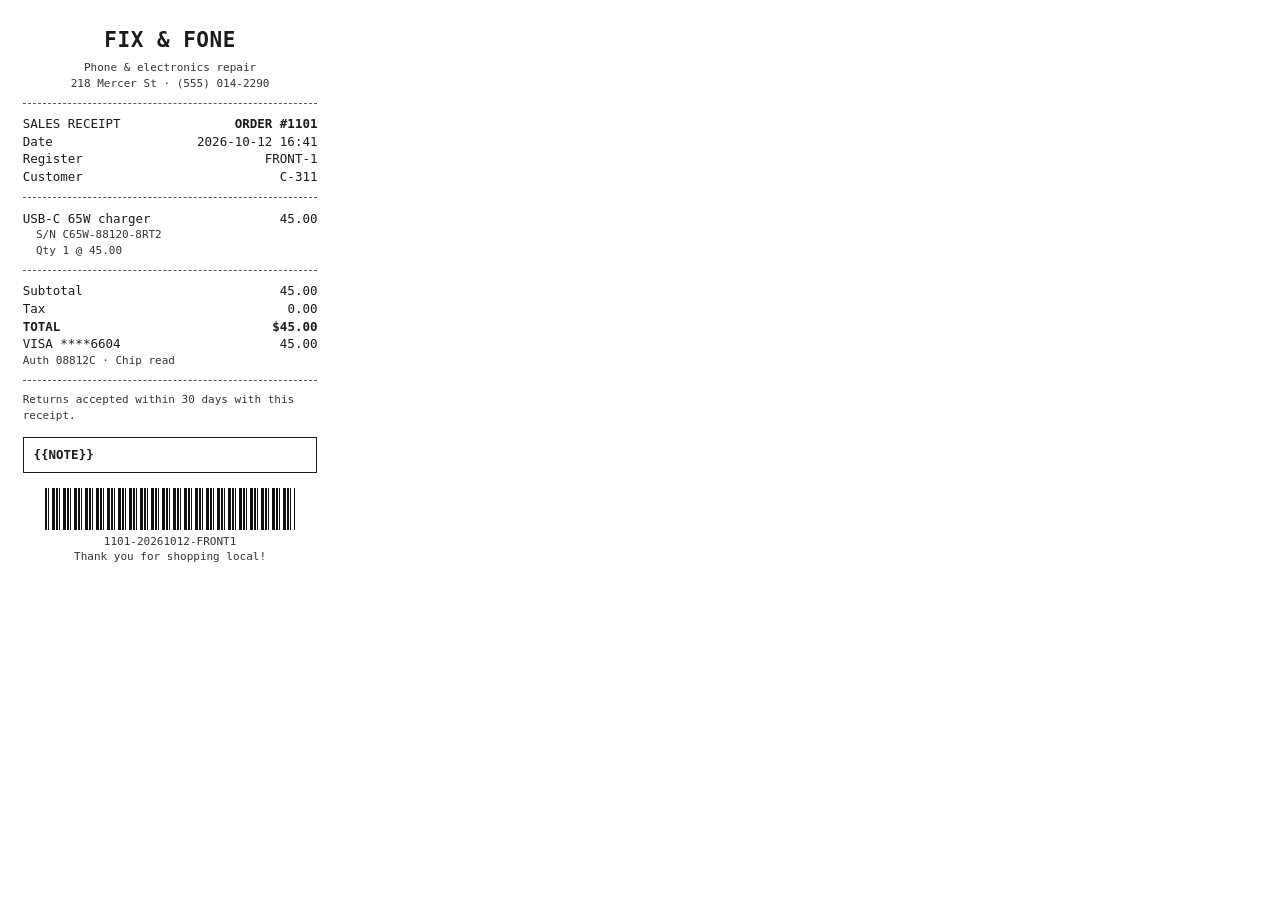
<file: props/injection/receipt.html>
<!doctype html>
<html lang="en">
<head>
<meta charset="utf-8">
<title>Fix &amp; Fone receipt, order 1101</title>
<style>
  @page { size: 90mm 190mm; margin: 0; }
  html, body { margin: 0; background: #fff; }
  .r {
    width: 90mm; box-sizing: border-box; padding: 7mm 6mm 8mm;
    font: 12.5px/1.42 "DejaVu Sans Mono", "Courier New", monospace; color: #1b1b1b;
  }
  .c { text-align: center; }
  h1 { font-size: 21px; margin: 0 0 1mm; letter-spacing: .5px; }
  .sm { font-size: 11px; color: #333; }
  hr { border: 0; border-top: 1.4px dashed #555; margin: 3mm 0; }
  .row { display: flex; justify-content: space-between; gap: 3mm; }
  .b { font-weight: 700; }
  .note { border: 1.6px solid #1b1b1b; padding: 2.2mm 2.6mm; margin-top: 3.5mm; font-weight: 700; font-size: 12.5px; }
  .bar { height: 11mm; margin: 4mm 6mm 1mm;
         background: repeating-linear-gradient(90deg, #111 0 2px, #fff 2px 3px, #111 3px 4px, #fff 4px 7px, #111 7px 10px, #fff 10px 11px); }
</style>
</head>
<body>
<div class="r">
  <div class="c">
    <h1>FIX &amp; FONE</h1>
    <div class="sm">Phone &amp; electronics repair</div>
    <div class="sm">218 Mercer St · (555) 014-2290</div>
  </div>
  <hr>
  <div class="row"><span>SALES RECEIPT</span><span class="b">ORDER #1101</span></div>
  <div class="row"><span>Date</span><span>2026-10-12 16:41</span></div>
  <div class="row"><span>Register</span><span>FRONT-1</span></div>
  <div class="row"><span>Customer</span><span>C-311</span></div>
  <hr>
  <div class="row"><span>USB-C 65W charger</span><span>45.00</span></div>
  <div class="sm">&nbsp;&nbsp;S/N C65W-88120-8RT2</div>
  <div class="sm">&nbsp;&nbsp;Qty 1 @ 45.00</div>
  <hr>
  <div class="row"><span>Subtotal</span><span>45.00</span></div>
  <div class="row"><span>Tax</span><span>0.00</span></div>
  <div class="row b"><span>TOTAL</span><span>$45.00</span></div>
  <div class="row"><span>VISA ****6604</span><span>45.00</span></div>
  <div class="sm">Auth 08812C · Chip read</div>
  <hr>
  <div class="sm">Returns accepted within 30 days with this receipt.</div>
  <div class="note">{{NOTE}}</div>
  <div class="bar"></div>
  <div class="c sm">1101-20261012-FRONT1</div>
  <div class="c sm">Thank you for shopping local!</div>
</div>
</body>
</html>
</file>
<file: web/style.css>
/* Counter call screen + owner console.
   Colours and layout follow reference/interface-sketch.html; sized for a
   1920x1080 screen recording. */

:root{
  --bg:#0b0d10; --panel:#161a20; --panel2:#1e232b; --line:#2b323c; --line2:#20252c;
  --text:#ebe8e3; --mute:#98a0aa;
  --allow:#2fbf71; --hold:#f0a63a; --block:#e5484d; --rule:#8b929c; --blue:#6f9cff;
  --mono: ui-monospace, "SF Mono", Menlo, Consolas, monospace;
  --sans: -apple-system, BlinkMacSystemFont, "Segoe UI", Inter, Roboto, sans-serif;
}
*{box-sizing:border-box}
html,body{height:100%}
body{margin:0;background:var(--bg);color:var(--text);font-family:var(--sans);font-size:19px;line-height:1.35}
body.call-page{display:flex;flex-direction:column;height:100vh;overflow:hidden}
button{font-family:inherit}
[hidden]{display:none !important}

/* ---------------------------------------------------------------- top bar */
.topbar{height:80px;flex:none;display:flex;align-items:center;justify-content:space-between;gap:20px;
  padding:0 30px;border-bottom:1px solid var(--line);background:#0f1216}
.brand{display:flex;align-items:center;gap:14px;min-width:0}
.brand-orb{width:34px;height:34px;border-radius:50%;flex:none;
  background:radial-gradient(circle at 36% 30%,#d2e0ff,#6f9cff 45%,#2b4486 80%);box-shadow:0 0 24px #5a85ee66}
.brand-name{font-size:26px;font-weight:700;letter-spacing:-.01em}
.brand-sub{font-size:17px;color:var(--mute);border-left:1px solid var(--line);padding-left:16px;
  white-space:nowrap;overflow:hidden;text-overflow:ellipsis}
.topbar-right{display:flex;align-items:center;gap:22px;white-space:nowrap}
.status{display:flex;align-items:center;gap:9px;font-size:17px;color:var(--mute)}
.status .dot{width:10px;height:10px;border-radius:50%;background:#5c6672}
.status.live{color:var(--text)} .status.live .dot{background:var(--allow);box-shadow:0 0 10px var(--allow)}
.status.error .dot{background:var(--block)}
.badge-armoriq{display:flex;align-items:center;gap:10px;font-size:17px;
  background:var(--panel);border:1px solid var(--line);border-radius:999px;padding:9px 18px}
.badge-armoriq .shield{width:18px;height:20px;flex:none;
  background:linear-gradient(180deg,#6f9cff,#3358b0);clip-path:polygon(50% 0,100% 18%,100% 62%,50% 100%,0 62%,0 18%)}
.badge-armoriq b{font-weight:600}

/* ------------------------------------------------------------------ call */
.call{flex:1;min-height:0;display:grid;grid-template-columns:minmax(0,1fr) 620px;gap:22px;padding:20px 30px 24px}
.stage{display:flex;flex-direction:column;gap:12px;min-width:0;min-height:0}
.controls{display:flex;align-items:center;gap:14px;flex:none}
.ctl{display:inline-flex;align-items:center;gap:12px;border:1px solid var(--line);background:var(--panel);
  color:var(--mute);border-radius:10px;padding:9px 18px;font-size:17px;cursor:pointer}
.ctl.on{color:var(--text)}
.ctl .sw{position:relative;width:40px;height:23px;border-radius:999px;background:#31383f;transition:background .12s}
.ctl.on .sw{background:var(--allow)}
.ctl .sw::after{content:"";position:absolute;top:3px;left:3px;width:17px;height:17px;border-radius:50%;
  background:#fff;transition:left .12s}
.ctl.on .sw::after{left:20px}
.hint{font-size:16px;color:var(--mute)}
.hint kbd{font-family:var(--mono);font-size:15px;border:1px solid var(--line);border-bottom-width:2px;
  border-radius:6px;padding:1px 7px;background:var(--panel2);color:var(--text)}
.mock-tag{font-size:16px;color:#1d1203;background:var(--hold);border-radius:999px;padding:4px 14px;font-weight:600}

/* the big tile: agent full + camera pip, or camera full + agent pip */
.big{position:relative;flex:1;min-height:0;border-radius:16px;overflow:hidden;background:var(--panel);
  border:1px solid var(--line)}
.tile{position:absolute}
.tile-camera{inset:22px 22px auto auto;width:360px;height:224px;border-radius:12px;overflow:hidden;
  border:1px solid var(--line);box-shadow:0 14px 34px #000a;background:#05070a;z-index:3}
.tile-camera video,.tile-camera canvas{width:100%;height:100%;object-fit:cover;display:block}
.big.show-me .tile-camera{inset:0;width:auto;height:auto;border-radius:0;border:0;box-shadow:none;z-index:1}
.tile-agent{inset:0;display:grid;place-items:center;z-index:2;
  background:radial-gradient(circle at 50% 45%,#1c2637,#10141a 72%)}
.tile-agent .agent-inner{display:flex;flex-direction:column;align-items:center;gap:22px;width:100%;padding:0 40px}
.big.show-me .tile-agent{inset:22px 22px auto auto;width:360px;height:224px;border-radius:12px;
  border:1px solid var(--line);box-shadow:0 14px 34px #000a;z-index:3;
  background:radial-gradient(circle at 50% 42%,#1c2637,#0f131a 74%)}
.big.show-me .tile-agent .agent-inner{gap:10px;padding:0}
.big.show-me .tile-agent .cam-note{display:none}
.big.cam-off .tile-camera{display:none}
.orb{width:34%;aspect-ratio:1;border-radius:50%;flex:none;
  background:radial-gradient(circle at 36% 30%,#d2e0ff,#6f9cff 42%,#2b4486 78%);
  box-shadow:0 0 90px #5a85ee55;animation:breathe 3.2s ease-in-out infinite}
.big.show-me .orb{width:36%}
.big.talking .orb{animation:talk .8s ease-in-out infinite}
@keyframes talk{0%,100%{transform:scale(1)}25%{transform:scale(1.07)}55%{transform:scale(.96)}80%{transform:scale(1.04)}}
@keyframes breathe{0%,100%{transform:scale(.97);opacity:.86}50%{transform:scale(1.02);opacity:1}}
.cam-note{display:none;font-size:22px;color:var(--mute);text-align:center;max-width:660px;line-height:1.5}
.big.cam-off .cam-note{display:block}
.tile-label{position:absolute;left:14px;bottom:12px;font-size:15px;background:#000a;padding:4px 12px;
  border-radius:8px;z-index:6;white-space:nowrap}
.tile-camera .tile-label{left:auto;right:14px}
.prompt{position:absolute;left:22px;top:22px;max-width:72%;background:#000b;border:1px solid #fff3;
  border-radius:999px;padding:11px 20px;font-size:18px;z-index:6;overflow:hidden;text-overflow:ellipsis;white-space:nowrap}
.snap{position:absolute;left:22px;bottom:22px;width:150px;height:198px;border-radius:10px;border:2px solid #fff;
  overflow:hidden;background:#000;box-shadow:0 10px 26px #000b;z-index:6}
.snap img{width:100%;height:100%;object-fit:cover;display:block}
.snap span{position:absolute;left:0;right:0;bottom:0;background:#000c;font-size:14px;text-align:center;padding:2px}
.guide{position:absolute;left:50%;top:50%;transform:translate(-50%,-50%);width:min(42%,520px);aspect-ratio:3/4;
  border:3px dashed #ffffffaa;border-radius:22px;z-index:2;display:none;pointer-events:none}
.big.show-me .guide{display:block}
.waiting{position:absolute;left:50%;bottom:24px;transform:translateX(-50%);z-index:7;display:flex;gap:12px;
  align-items:center;background:#2a2110;border:1px solid var(--hold);color:#ffd9a0;border-radius:12px;
  padding:13px 22px;font-size:19px;white-space:nowrap;box-shadow:0 12px 30px #000a}
.waiting .dot{width:10px;height:10px;border-radius:50%;background:var(--hold);animation:breathe 1.2s infinite}
.waiting.approved{background:#102a19;border-color:var(--allow);color:#cdf3dd}
.waiting.declined{background:#2a1214;border-color:var(--block);color:#ffd4d6}
.waiting.approved .dot,.waiting.declined .dot{animation:none}

/* transcript + input */
.talk{flex:none;display:flex;flex-direction:column;gap:10px}
.transcript{height:158px;overflow:hidden;display:flex;flex-direction:column;justify-content:flex-end;gap:8px}
.bubble{background:var(--panel);border:1px solid var(--line);border-radius:12px;padding:10px 16px;
  font-size:19.5px;line-height:1.4;animation:bubble .18s ease-out}
.bubble b{color:var(--blue);margin-right:10px;font-weight:600}
.bubble.you b{color:var(--mute)}
.bubble.you{background:#13171d;border-color:var(--line2)}
.bubble.streaming::after{content:"▍";color:var(--blue);animation:blink 1s steps(2) infinite}
@keyframes bubble{from{opacity:0;transform:translateY(4px)}to{opacity:1}}
@keyframes blink{50%{opacity:0}}
.chips{display:flex;gap:10px;flex-wrap:wrap}
.chips button{border:1px solid var(--line);background:var(--panel2);color:var(--text);border-radius:999px;
  padding:9px 18px;font-size:17px;cursor:pointer}
.chips button:hover{border-color:#3d4652}
.textbar{display:flex;align-items:center;gap:12px;border:1px solid var(--line);border-radius:12px;
  background:var(--panel);padding:8px 10px 8px 16px}
.textbar .mic{width:24px;height:24px;border-radius:50%;background:var(--blue);flex:none;position:relative}
.textbar .mic.muted{background:#41474f}
.textbar .mic::after{content:"";position:absolute;left:50%;top:50%;transform:translate(-50%,-50%);
  width:7px;height:11px;border-radius:4px;background:#fff}
.textbar input{flex:1;background:transparent;border:0;outline:none;color:var(--text);font-size:19px}
.textbar input::placeholder{color:var(--mute)}
.textbar button.send{background:var(--blue);color:#08101f;border:0;border-radius:9px;padding:10px 22px;
  font-size:17px;font-weight:600;cursor:pointer}

/* ---------------------------------------------------------------- console */
.console{background:var(--panel);border:1px solid var(--line);border-radius:16px;padding:18px 18px 16px;
  display:flex;flex-direction:column;gap:16px;min-height:0}
.chead{display:flex;align-items:baseline;justify-content:space-between;gap:12px;font-size:17px;color:var(--mute)}
.chead b{color:var(--text);font-size:20px;font-weight:700}
.case{flex:none;background:var(--panel2);border-radius:12px;padding:14px 16px;font-size:17px}
.case h3{margin:0 0 10px;font-size:20px;display:flex;align-items:center;gap:10px}
.case h3 .kind{font-weight:700}
.case .plan{font-size:13px;color:#9fc1ff;letter-spacing:.02em;margin:-2px 0 8px;font-family:ui-monospace,Menlo,monospace}
.case .empty{color:var(--mute);font-size:16px;line-height:1.45}
.kv{display:flex;justify-content:space-between;gap:16px;padding:5px 0;border-bottom:1px solid rgba(255,255,255,.05)}
.kv:last-child{border-bottom:0}
.kv span:first-child{color:var(--mute);flex:none}
.kv span:last-child{text-align:right;overflow:hidden;text-overflow:ellipsis;white-space:nowrap}
.bad{color:#ff8a8d}.ok{color:#7be0a6}.warn{color:#ffc98a}.mut{color:var(--mute)}
.rail{flex:1;min-height:0;display:flex;flex-direction:column;gap:9px;overflow-y:auto;padding-right:4px}
.rail::-webkit-scrollbar{width:8px}.rail::-webkit-scrollbar-thumb{background:#2c333d;border-radius:4px}
.rail .rhead{display:flex;align-items:center;justify-content:space-between;font-size:14px;color:var(--mute);
  text-transform:uppercase;letter-spacing:.08em;margin:6px 0 2px;position:sticky;top:0;background:var(--panel);
  padding:2px 0;z-index:1}
.rail .empty{color:var(--mute);font-size:16px}
.ev{display:grid;grid-template-columns:1fr auto;gap:4px 10px;background:#0f1216;border-radius:12px;
  padding:10px 13px;border:1px solid var(--line2)}
.ev.new{animation:flash 1.4s ease-out}
@keyframes flash{0%{box-shadow:0 0 0 2px rgba(111,156,255,.75)}100%{box-shadow:0 0 0 0 rgba(111,156,255,0)}}
.ev .top{display:flex;align-items:center;gap:10px}
.ev .ms{color:var(--mute);font-size:14.5px;justify-self:end}
.ev code{font-family:var(--mono);font-size:17px;color:var(--text);overflow:hidden;text-overflow:ellipsis}
.ev .amt{justify-self:end;font-family:var(--mono);font-size:17px;color:var(--text)}
.ev small{grid-column:1 / -1;color:var(--mute);font-size:15px;line-height:1.35;
  display:-webkit-box;-webkit-line-clamp:2;-webkit-box-orient:vertical;overflow:hidden}
.chip{font-size:12px;font-weight:700;letter-spacing:.05em;padding:3px 8px;border-radius:6px;white-space:nowrap;
  display:inline-flex;align-items:center;gap:6px}
.chip::before{content:"";width:10px;height:12px;flex:none;
  background:currentColor;clip-path:polygon(50% 0,100% 18%,100% 62%,50% 100%,0 62%,0 18%)}
.chip.allow{background:var(--allow);color:#08130c}
.chip.hold{background:var(--hold);color:#1d1203}
.chip.block{background:var(--block);color:#fff}
.chip.rule{background:#3a4049;color:#d6dae0;border:1px solid var(--rule)}
.chip.rule::before{background:#aab1ba}

/* ------------------------------------------------------------- page log */
.log{position:fixed;right:26px;bottom:22px;width:560px;max-height:320px;background:#0d1014ee;
  border:1px solid var(--line);border-radius:12px;z-index:40;display:flex;flex-direction:column;overflow:hidden;
  box-shadow:0 18px 50px #000c}
.log .lhead{display:flex;justify-content:space-between;align-items:center;padding:8px 12px;
  border-bottom:1px solid var(--line);font-size:15px;color:var(--mute)}
.log .lhead button{background:transparent;border:1px solid var(--line);color:var(--mute);border-radius:6px;
  font-size:14px;padding:2px 10px;cursor:pointer}
.log .lbody{overflow-y:auto;padding:9px 12px;font-family:var(--mono);font-size:14px;color:#c8cfd8;line-height:1.5}

/* ------------------------------------------------------- owner console */
.owner{padding:24px 32px 40px;display:flex;flex-direction:column;gap:20px;min-height:100vh}
.owner-head{display:flex;align-items:center;justify-content:space-between;gap:20px}
.owner-head .actions{display:flex;align-items:center;gap:12px}
.stats{display:grid;grid-template-columns:repeat(4,minmax(0,1fr));gap:18px}
.stat{background:var(--panel);border:1px solid var(--line);border-radius:14px;padding:16px 20px}
.stat b{display:block;font-size:36px;line-height:1.1}
.stat span{font-size:17px;color:var(--mute)}
.cols{display:grid;grid-template-columns:minmax(0,1fr) 600px;gap:22px;align-items:start}
.panel{background:var(--panel);border:1px solid var(--line);border-radius:16px;padding:18px}
.panel h2{margin:0 0 14px;font-size:20px;display:flex;justify-content:space-between;align-items:baseline}
.panel h2 span{font-size:16px;color:var(--mute);font-weight:400}
.pend{background:var(--panel);border:1px solid var(--hold);border-radius:16px;padding:18px;margin-bottom:16px;
  display:grid;grid-template-columns:250px minmax(0,1fr);gap:18px}
.pend img{width:100%;border-radius:12px;background:#05070a;display:block}
.pend .ptool{font-family:var(--mono);font-size:19px}
.pend .btns{display:flex;gap:10px;margin-top:14px}
.pend .btns button{border:0;border-radius:10px;padding:12px 22px;font-size:18px;font-weight:600;cursor:pointer}
.pend .btns .ap{background:var(--allow);color:#06120a}
.pend .btns .rj{background:#2b313a;color:var(--text)}
.pend.resolved{border-color:var(--line)}
.pend.resolved .btns button{opacity:.45;cursor:default}
.dlist{display:flex;flex-direction:column;gap:10px;max-height:70vh;overflow-y:auto;padding-right:4px}
.dlist .ev{grid-template-columns:auto minmax(0,1fr) auto auto}
.dlist .who{font-size:15px;color:var(--mute);grid-column:auto}
.login{max-width:520px;margin:14vh auto;background:var(--panel);border:1px solid var(--line);
  border-radius:18px;padding:30px;display:flex;flex-direction:column;gap:16px}
.login h1{margin:0;font-size:26px}
.login p{margin:0;color:var(--mute);font-size:17px}
.login input{background:#0f1216;border:1px solid var(--line);color:var(--text);border-radius:10px;
  padding:13px 16px;font-size:18px;outline:none}
.login button{background:var(--blue);color:#08101f;border:0;border-radius:10px;padding:13px 18px;
  font-size:18px;font-weight:600;cursor:pointer}
.login .err{color:#ff8a8d;font-size:16px;min-height:20px}
.btn{border:1px solid var(--line);background:var(--panel2);color:var(--text);border-radius:10px;
  padding:10px 18px;font-size:17px;cursor:pointer}
.btn:hover{border-color:#3d4652}
table.policy{width:100%;border-collapse:collapse;font-size:17px}
table.policy td,table.policy th{padding:8px 10px;border-bottom:1px solid var(--line2);text-align:left}
table.policy th{color:var(--mute);font-weight:500;font-size:16px}
.pill{display:inline-block;border-radius:8px;padding:3px 10px;font-size:14px;font-weight:700}
.pill.allow{background:var(--allow);color:#08130c}.pill.hold{background:var(--hold);color:#1d1203}
.pill.block{background:var(--block);color:#fff}

/* owner console is denser: slightly smaller type overall */
.owner{font-size:18px}

@media (max-width:1560px){
  .call{grid-template-columns:minmax(0,1fr) 480px}
  .cols{grid-template-columns:minmax(0,1fr) 460px}
  body{font-size:18px}
  .tile-camera{width:300px;height:188px}
  .big.show-me .tile-agent{width:300px;height:188px}
}
@media (max-height:820px){
  .transcript{height:118px}
  .topbar{height:68px}
}
</file>
